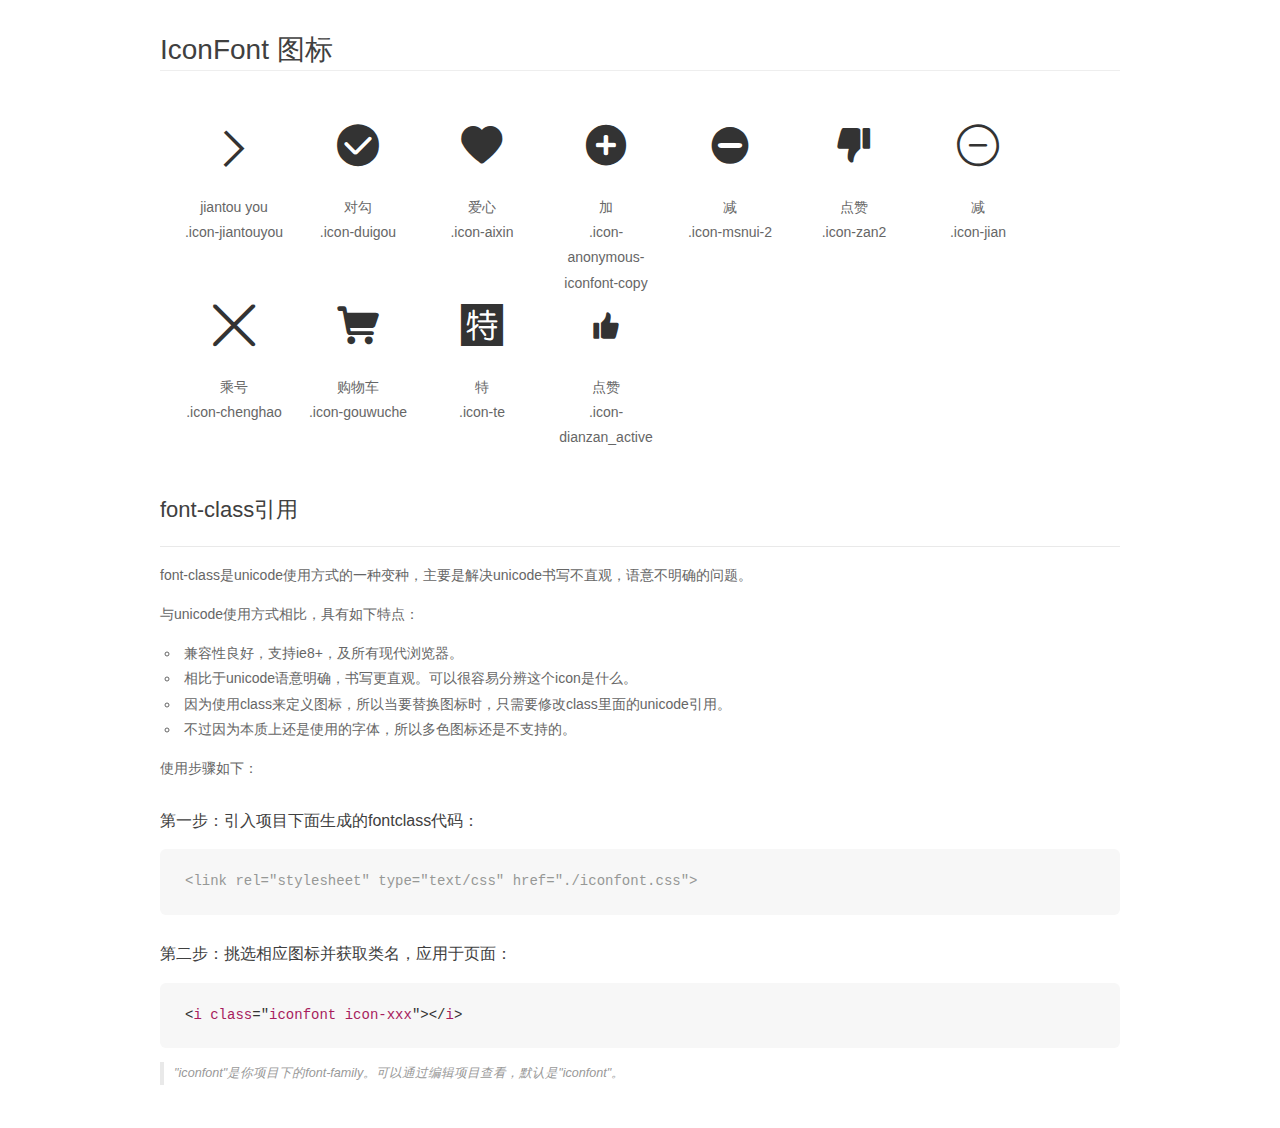
<file: static/css/icons/demo_fontclass.html>
<!DOCTYPE html>
<html>
<head>
    <meta charset="utf-8"/>
    <title>IconFont</title>
    <link rel="stylesheet" href="demo.css">
    <link rel="stylesheet" href="iconfont.css">
</head>
<body>
    <div class="main markdown">
        <h1>IconFont 图标</h1>
        <ul class="icon_lists clear">
            
                <li>
                <i class="icon iconfont icon-jiantouyou"></i>
                    <div class="name">jiantou  you</div>
                    <div class="fontclass">.icon-jiantouyou</div>
                </li>
            
                <li>
                <i class="icon iconfont icon-duigou"></i>
                    <div class="name">对勾</div>
                    <div class="fontclass">.icon-duigou</div>
                </li>
            
                <li>
                <i class="icon iconfont icon-aixin"></i>
                    <div class="name">爱心</div>
                    <div class="fontclass">.icon-aixin</div>
                </li>
            
                <li>
                <i class="icon iconfont icon-anonymous-iconfont-copy"></i>
                    <div class="name"> 加</div>
                    <div class="fontclass">.icon-anonymous-iconfont-copy</div>
                </li>
            
                <li>
                <i class="icon iconfont icon-msnui-2"></i>
                    <div class="name">减</div>
                    <div class="fontclass">.icon-msnui-2</div>
                </li>
            
                <li>
                <i class="icon iconfont icon-zan2"></i>
                    <div class="name">点赞</div>
                    <div class="fontclass">.icon-zan2</div>
                </li>
            
                <li>
                <i class="icon iconfont icon-jian"></i>
                    <div class="name">减</div>
                    <div class="fontclass">.icon-jian</div>
                </li>
            
                <li>
                <i class="icon iconfont icon-chenghao"></i>
                    <div class="name">乘号</div>
                    <div class="fontclass">.icon-chenghao</div>
                </li>
            
                <li>
                <i class="icon iconfont icon-gouwuche"></i>
                    <div class="name">购物车</div>
                    <div class="fontclass">.icon-gouwuche</div>
                </li>
            
                <li>
                <i class="icon iconfont icon-te"></i>
                    <div class="name">特</div>
                    <div class="fontclass">.icon-te</div>
                </li>
            
                <li>
                <i class="icon iconfont icon-dianzan_active"></i>
                    <div class="name">点赞</div>
                    <div class="fontclass">.icon-dianzan_active</div>
                </li>
            
        </ul>

        <h2 id="font-class-">font-class引用</h2>
        <hr>

        <p>font-class是unicode使用方式的一种变种，主要是解决unicode书写不直观，语意不明确的问题。</p>
        <p>与unicode使用方式相比，具有如下特点：</p>
        <ul>
        <li>兼容性良好，支持ie8+，及所有现代浏览器。</li>
        <li>相比于unicode语意明确，书写更直观。可以很容易分辨这个icon是什么。</li>
        <li>因为使用class来定义图标，所以当要替换图标时，只需要修改class里面的unicode引用。</li>
        <li>不过因为本质上还是使用的字体，所以多色图标还是不支持的。</li>
        </ul>
        <p>使用步骤如下：</p>
        <h3 id="-fontclass-">第一步：引入项目下面生成的fontclass代码：</h3>


        <pre><code class="lang-js hljs javascript"><span class="hljs-comment">&lt;link rel="stylesheet" type="text/css" href="./iconfont.css"&gt;</span></code></pre>
        <h3 id="-">第二步：挑选相应图标并获取类名，应用于页面：</h3>
        <pre><code class="lang-css hljs">&lt;<span class="hljs-selector-tag">i</span> <span class="hljs-selector-tag">class</span>="<span class="hljs-selector-tag">iconfont</span> <span class="hljs-selector-tag">icon-xxx</span>"&gt;&lt;/<span class="hljs-selector-tag">i</span>&gt;</code></pre>
        <blockquote>
        <p>"iconfont"是你项目下的font-family。可以通过编辑项目查看，默认是"iconfont"。</p>
        </blockquote>
    </div>
</body>
</html>
</file>
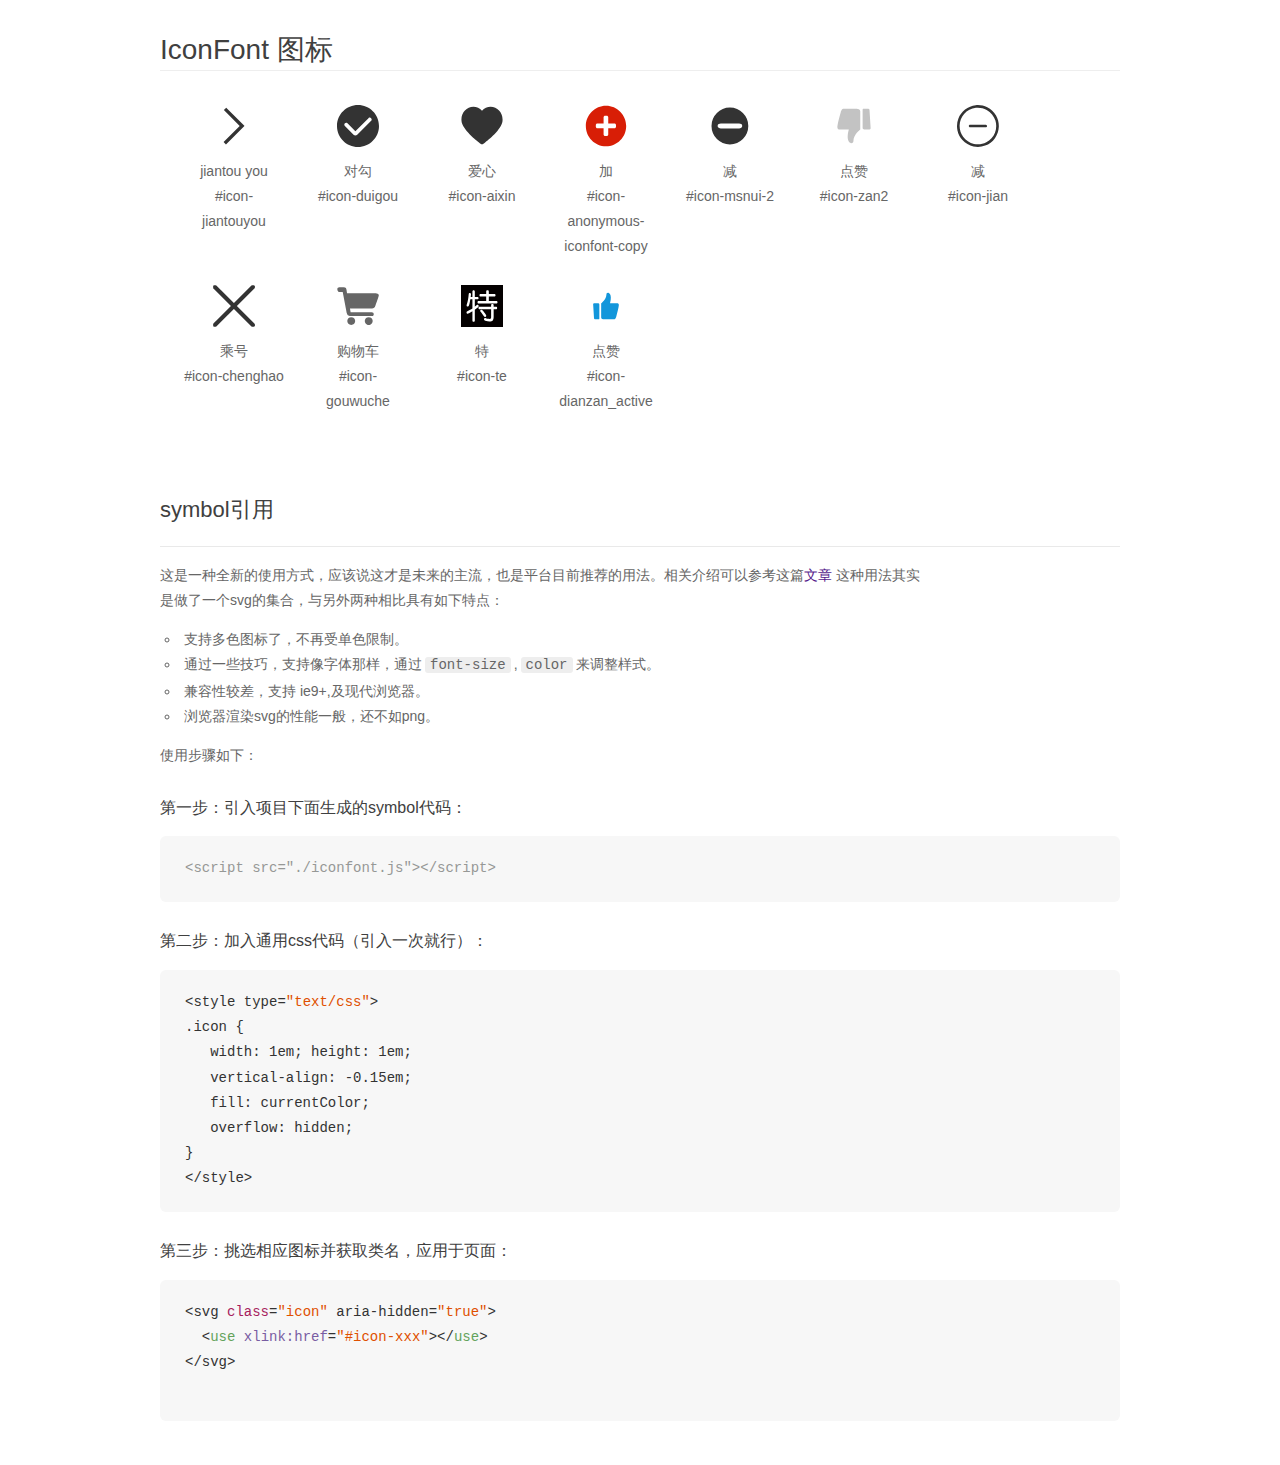
<file: static/css/icons/demo_symbol.html>
<!DOCTYPE html>
<html>
<head>
    <meta charset="utf-8"/>
    <title>IconFont</title>
    <link rel="stylesheet" href="demo.css">
    <script src="iconfont.js"></script>

    <style type="text/css">
        .icon {
          /* 通过设置 font-size 来改变图标大小 */
          width: 1em; height: 1em;
          /* 图标和文字相邻时，垂直对齐 */
          vertical-align: -0.15em;
          /* 通过设置 color 来改变 SVG 的颜色/fill */
          fill: currentColor;
          /* path 和 stroke 溢出 viewBox 部分在 IE 下会显示
             normalize.css 中也包含这行 */
          overflow: hidden;
        }

    </style>
</head>
<body>
    <div class="main markdown">
        <h1>IconFont 图标</h1>
        <ul class="icon_lists clear">
            
                <li>
                    <svg class="icon" aria-hidden="true">
                        <use xlink:href="#icon-jiantouyou"></use>
                    </svg>
                    <div class="name">jiantou  you</div>
                    <div class="fontclass">#icon-jiantouyou</div>
                </li>
            
                <li>
                    <svg class="icon" aria-hidden="true">
                        <use xlink:href="#icon-duigou"></use>
                    </svg>
                    <div class="name">对勾</div>
                    <div class="fontclass">#icon-duigou</div>
                </li>
            
                <li>
                    <svg class="icon" aria-hidden="true">
                        <use xlink:href="#icon-aixin"></use>
                    </svg>
                    <div class="name">爱心</div>
                    <div class="fontclass">#icon-aixin</div>
                </li>
            
                <li>
                    <svg class="icon" aria-hidden="true">
                        <use xlink:href="#icon-anonymous-iconfont-copy"></use>
                    </svg>
                    <div class="name"> 加</div>
                    <div class="fontclass">#icon-anonymous-iconfont-copy</div>
                </li>
            
                <li>
                    <svg class="icon" aria-hidden="true">
                        <use xlink:href="#icon-msnui-2"></use>
                    </svg>
                    <div class="name">减</div>
                    <div class="fontclass">#icon-msnui-2</div>
                </li>
            
                <li>
                    <svg class="icon" aria-hidden="true">
                        <use xlink:href="#icon-zan2"></use>
                    </svg>
                    <div class="name">点赞</div>
                    <div class="fontclass">#icon-zan2</div>
                </li>
            
                <li>
                    <svg class="icon" aria-hidden="true">
                        <use xlink:href="#icon-jian"></use>
                    </svg>
                    <div class="name">减</div>
                    <div class="fontclass">#icon-jian</div>
                </li>
            
                <li>
                    <svg class="icon" aria-hidden="true">
                        <use xlink:href="#icon-chenghao"></use>
                    </svg>
                    <div class="name">乘号</div>
                    <div class="fontclass">#icon-chenghao</div>
                </li>
            
                <li>
                    <svg class="icon" aria-hidden="true">
                        <use xlink:href="#icon-gouwuche"></use>
                    </svg>
                    <div class="name">购物车</div>
                    <div class="fontclass">#icon-gouwuche</div>
                </li>
            
                <li>
                    <svg class="icon" aria-hidden="true">
                        <use xlink:href="#icon-te"></use>
                    </svg>
                    <div class="name">特</div>
                    <div class="fontclass">#icon-te</div>
                </li>
            
                <li>
                    <svg class="icon" aria-hidden="true">
                        <use xlink:href="#icon-dianzan_active"></use>
                    </svg>
                    <div class="name">点赞</div>
                    <div class="fontclass">#icon-dianzan_active</div>
                </li>
            
        </ul>


        <h2 id="symbol-">symbol引用</h2>
        <hr>

        <p>这是一种全新的使用方式，应该说这才是未来的主流，也是平台目前推荐的用法。相关介绍可以参考这篇<a href="">文章</a>
        这种用法其实是做了一个svg的集合，与另外两种相比具有如下特点：</p>
        <ul>
          <li>支持多色图标了，不再受单色限制。</li>
          <li>通过一些技巧，支持像字体那样，通过<code>font-size</code>,<code>color</code>来调整样式。</li>
          <li>兼容性较差，支持 ie9+,及现代浏览器。</li>
          <li>浏览器渲染svg的性能一般，还不如png。</li>
        </ul>
        <p>使用步骤如下：</p>
        <h3 id="-symbol-">第一步：引入项目下面生成的symbol代码：</h3>
        <pre><code class="lang-js hljs javascript"><span class="hljs-comment">&lt;script src="./iconfont.js"&gt;&lt;/script&gt;</span></code></pre>
        <h3 id="-css-">第二步：加入通用css代码（引入一次就行）：</h3>
        <pre><code class="lang-js hljs javascript">&lt;style type=<span class="hljs-string">"text/css"</span>&gt;
.icon {
   width: <span class="hljs-number">1</span>em; height: <span class="hljs-number">1</span>em;
   vertical-align: <span class="hljs-number">-0.15</span>em;
   fill: currentColor;
   overflow: hidden;
}
&lt;<span class="hljs-regexp">/style&gt;</span></code></pre>
        <h3 id="-">第三步：挑选相应图标并获取类名，应用于页面：</h3>
        <pre><code class="lang-js hljs javascript">&lt;svg <span class="hljs-class"><span class="hljs-keyword">class</span></span>=<span class="hljs-string">"icon"</span> aria-hidden=<span class="hljs-string">"true"</span>&gt;<span class="xml"><span class="hljs-tag">
  &lt;<span class="hljs-name">use</span> <span class="hljs-attr">xlink:href</span>=<span class="hljs-string">"#icon-xxx"</span>&gt;</span><span class="hljs-tag">&lt;/<span class="hljs-name">use</span>&gt;</span>
</span>&lt;<span class="hljs-regexp">/svg&gt;
        </span></code></pre>
    </div>
</body>
</html>
</file>
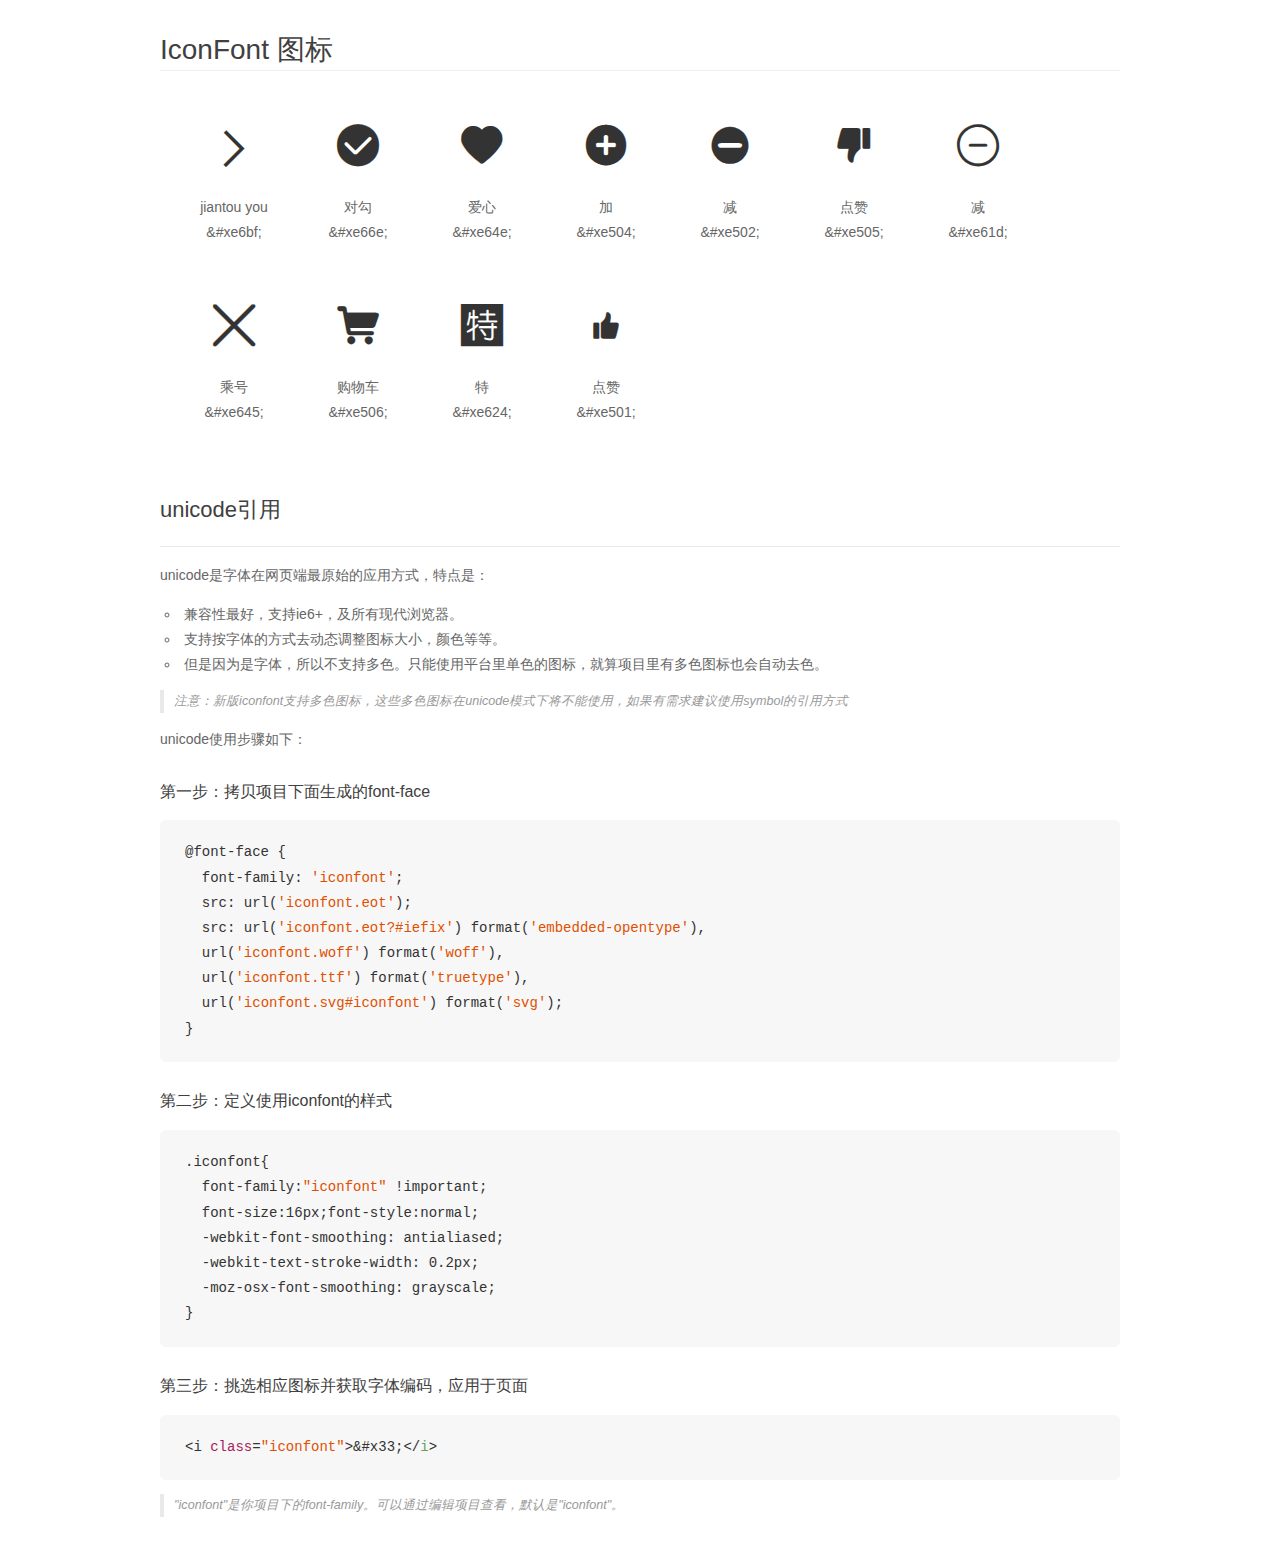
<file: static/css/icons/demo_unicode.html>
<!DOCTYPE html>
<html>
<head>
    <meta charset="utf-8"/>
    <title>IconFont</title>
    <link rel="stylesheet" href="demo.css">

    <style type="text/css">

        @font-face {font-family: "iconfont";
          src: url('iconfont.eot'); /* IE9*/
          src: url('iconfont.eot#iefix') format('embedded-opentype'), /* IE6-IE8 */
          url('iconfont.woff') format('woff'), /* chrome, firefox */
          url('iconfont.ttf') format('truetype'), /* chrome, firefox, opera, Safari, Android, iOS 4.2+*/
          url('iconfont.svg#iconfont') format('svg'); /* iOS 4.1- */
        }

        .iconfont {
          font-family:"iconfont" !important;
          font-size:16px;
          font-style:normal;
          -webkit-font-smoothing: antialiased;
          -webkit-text-stroke-width: 0.2px;
          -moz-osx-font-smoothing: grayscale;
        }

    </style>
</head>
<body>
    <div class="main markdown">
        <h1>IconFont 图标</h1>
        <ul class="icon_lists clear">
            
                <li>
                <i class="icon iconfont">&#xe6bf;</i>
                    <div class="name">jiantou  you</div>
                    <div class="code">&amp;#xe6bf;</div>
                </li>
            
                <li>
                <i class="icon iconfont">&#xe66e;</i>
                    <div class="name">对勾</div>
                    <div class="code">&amp;#xe66e;</div>
                </li>
            
                <li>
                <i class="icon iconfont">&#xe64e;</i>
                    <div class="name">爱心</div>
                    <div class="code">&amp;#xe64e;</div>
                </li>
            
                <li>
                <i class="icon iconfont">&#xe504;</i>
                    <div class="name"> 加</div>
                    <div class="code">&amp;#xe504;</div>
                </li>
            
                <li>
                <i class="icon iconfont">&#xe502;</i>
                    <div class="name">减</div>
                    <div class="code">&amp;#xe502;</div>
                </li>
            
                <li>
                <i class="icon iconfont">&#xe505;</i>
                    <div class="name">点赞</div>
                    <div class="code">&amp;#xe505;</div>
                </li>
            
                <li>
                <i class="icon iconfont">&#xe61d;</i>
                    <div class="name">减</div>
                    <div class="code">&amp;#xe61d;</div>
                </li>
            
                <li>
                <i class="icon iconfont">&#xe645;</i>
                    <div class="name">乘号</div>
                    <div class="code">&amp;#xe645;</div>
                </li>
            
                <li>
                <i class="icon iconfont">&#xe506;</i>
                    <div class="name">购物车</div>
                    <div class="code">&amp;#xe506;</div>
                </li>
            
                <li>
                <i class="icon iconfont">&#xe624;</i>
                    <div class="name">特</div>
                    <div class="code">&amp;#xe624;</div>
                </li>
            
                <li>
                <i class="icon iconfont">&#xe501;</i>
                    <div class="name">点赞</div>
                    <div class="code">&amp;#xe501;</div>
                </li>
            
        </ul>
        <h2 id="unicode-">unicode引用</h2>
        <hr>

        <p>unicode是字体在网页端最原始的应用方式，特点是：</p>
        <ul>
        <li>兼容性最好，支持ie6+，及所有现代浏览器。</li>
        <li>支持按字体的方式去动态调整图标大小，颜色等等。</li>
        <li>但是因为是字体，所以不支持多色。只能使用平台里单色的图标，就算项目里有多色图标也会自动去色。</li>
        </ul>
        <blockquote>
        <p>注意：新版iconfont支持多色图标，这些多色图标在unicode模式下将不能使用，如果有需求建议使用symbol的引用方式</p>
        </blockquote>
        <p>unicode使用步骤如下：</p>
        <h3 id="-font-face">第一步：拷贝项目下面生成的font-face</h3>
        <pre><code class="lang-js hljs javascript">@font-face {
  font-family: <span class="hljs-string">'iconfont'</span>;
  src: url(<span class="hljs-string">'iconfont.eot'</span>);
  src: url(<span class="hljs-string">'iconfont.eot?#iefix'</span>) format(<span class="hljs-string">'embedded-opentype'</span>),
  url(<span class="hljs-string">'iconfont.woff'</span>) format(<span class="hljs-string">'woff'</span>),
  url(<span class="hljs-string">'iconfont.ttf'</span>) format(<span class="hljs-string">'truetype'</span>),
  url(<span class="hljs-string">'iconfont.svg#iconfont'</span>) format(<span class="hljs-string">'svg'</span>);
}
</code></pre>
        <h3 id="-iconfont-">第二步：定义使用iconfont的样式</h3>
        <pre><code class="lang-js hljs javascript">.iconfont{
  font-family:<span class="hljs-string">"iconfont"</span> !important;
  font-size:<span class="hljs-number">16</span>px;font-style:normal;
  -webkit-font-smoothing: antialiased;
  -webkit-text-stroke-width: <span class="hljs-number">0.2</span>px;
  -moz-osx-font-smoothing: grayscale;
}
</code></pre>
        <h3 id="-">第三步：挑选相应图标并获取字体编码，应用于页面</h3>
        <pre><code class="lang-js hljs javascript">&lt;i <span class="hljs-class"><span class="hljs-keyword">class</span></span>=<span class="hljs-string">"iconfont"</span>&gt;&amp;#x33;<span class="xml"><span class="hljs-tag">&lt;/<span class="hljs-name">i</span>&gt;</span></span></code></pre>

        <blockquote>
        <p>"iconfont"是你项目下的font-family。可以通过编辑项目查看，默认是"iconfont"。</p>
        </blockquote>
    </div>


</body>
</html>
</file>
<file: static/css/icons/iconfont.css>
@font-face {font-family: "iconfont";
  src: url('iconfont.eot?t=1509931097910'); /* IE9*/
  src: url('iconfont.eot?t=1509931097910#iefix') format('embedded-opentype'), /* IE6-IE8 */
  url('[data-uri]') format('woff'),
  url('iconfont.ttf?t=1509931097910') format('truetype'), /* chrome, firefox, opera, Safari, Android, iOS 4.2+*/
  url('iconfont.svg?t=1509931097910#iconfont') format('svg'); /* iOS 4.1- */
}

.iconfont {
  font-family:"iconfont" !important;
  font-size:16px;
  font-style:normal;
  -webkit-font-smoothing: antialiased;
  -moz-osx-font-smoothing: grayscale;
}

.icon-jiantouyou:before { content: "\e6bf"; }

.icon-duigou:before { content: "\e66e"; }

.icon-aixin:before { content: "\e64e"; }

.icon-anonymous-iconfont-copy:before { content: "\e504"; }

.icon-msnui-2:before { content: "\e502"; }

.icon-zan2:before { content: "\e505"; }

.icon-jian:before { content: "\e61d"; }

.icon-chenghao:before { content: "\e645"; }

.icon-gouwuche:before { content: "\e506"; }

.icon-te:before { content: "\e624"; }

.icon-dianzan_active:before { content: "\e501"; }
</file>
<file: static/css/icons/demo.css>
*{margin: 0;padding: 0;list-style: none;}
/*
KISSY CSS Reset
理念：1. reset 的目的不是清除浏览器的默认样式，这仅是部分工作。清除和重置是紧密不可分的。
2. reset 的目的不是让默认样式在所有浏览器下一致，而是减少默认样式有可能带来的问题。
3. reset 期望提供一套普适通用的基础样式。但没有银弹，推荐根据具体需求，裁剪和修改后再使用。
特色：1. 适应中文；2. 基于最新主流浏览器。
维护：玉伯<lifesinger@gmail.com>, 正淳<ragecarrier@gmail.com>
 */

/** 清除内外边距 **/
body, h1, h2, h3, h4, h5, h6, hr, p, blockquote, /* structural elements 结构元素 */
dl, dt, dd, ul, ol, li, /* list elements 列表元素 */
pre, /* text formatting elements 文本格式元素 */
form, fieldset, legend, button, input, textarea, /* form elements 表单元素 */
th, td /* table elements 表格元素 */ {
  margin: 0;
  padding: 0;
}

/** 设置默认字体 **/
body,
button, input, select, textarea /* for ie */ {
  font: 12px/1.5 tahoma, arial, \5b8b\4f53, sans-serif;
}
h1, h2, h3, h4, h5, h6 { font-size: 100%; }
address, cite, dfn, em, var { font-style: normal; } /* 将斜体扶正 */
code, kbd, pre, samp { font-family: courier new, courier, monospace; } /* 统一等宽字体 */
small { font-size: 12px; } /* 小于 12px 的中文很难阅读，让 small 正常化 */

/** 重置列表元素 **/
ul, ol { list-style: none; }

/** 重置文本格式元素 **/
a { text-decoration: none; }
a:hover { text-decoration: underline; }


/** 重置表单元素 **/
legend { color: #000; } /* for ie6 */
fieldset, img { border: 0; } /* img 搭车：让链接里的 img 无边框 */
button, input, select, textarea { font-size: 100%; } /* 使得表单元素在 ie 下能继承字体大小 */
/* 注：optgroup 无法扶正 */

/** 重置表格元素 **/
table { border-collapse: collapse; border-spacing: 0; }

/* 清除浮动 */
.ks-clear:after, .clear:after {
  content: '\20';
  display: block;
  height: 0;
  clear: both;
}
.ks-clear, .clear {
  *zoom: 1;
}

.main {
  padding: 30px 100px;
width: 960px;
margin: 0 auto;
}
.main h1{font-size:36px; color:#333; text-align:left;margin-bottom:30px; border-bottom: 1px solid #eee;}

.helps{margin-top:40px;}
.helps pre{
  padding:20px;
  margin:10px 0;
  border:solid 1px #e7e1cd;
  background-color: #fffdef;
  overflow: auto;
}

.icon_lists{
  width: 100% !important;

}

.icon_lists li{
  float:left;
  width: 100px;
  height:180px;
  text-align: center;
  list-style: none !important;
}
.icon_lists .icon{
  font-size: 42px;
  line-height: 100px;
  margin: 10px 0;
  color:#333;
  -webkit-transition: font-size 0.25s ease-out 0s;
  -moz-transition: font-size 0.25s ease-out 0s;
  transition: font-size 0.25s ease-out 0s;

}
.icon_lists .icon:hover{
  font-size: 100px;
}



.markdown {
  color: #666;
  font-size: 14px;
  line-height: 1.8;
}

.highlight {
  line-height: 1.5;
}

.markdown img {
  vertical-align: middle;
  max-width: 100%;
}

.markdown h1 {
  color: #404040;
  font-weight: 500;
  line-height: 40px;
  margin-bottom: 24px;
}

.markdown h2,
.markdown h3,
.markdown h4,
.markdown h5,
.markdown h6 {
  color: #404040;
  margin: 1.6em 0 0.6em 0;
  font-weight: 500;
  clear: both;
}

.markdown h1 {
  font-size: 28px;
}

.markdown h2 {
  font-size: 22px;
}

.markdown h3 {
  font-size: 16px;
}

.markdown h4 {
  font-size: 14px;
}

.markdown h5 {
  font-size: 12px;
}

.markdown h6 {
  font-size: 12px;
}

.markdown hr {
  height: 1px;
  border: 0;
  background: #e9e9e9;
  margin: 16px 0;
  clear: both;
}

.markdown p,
.markdown pre {
  margin: 1em 0;
}

.markdown > p,
.markdown > blockquote,
.markdown > .highlight,
.markdown > ol,
.markdown > ul {
  width: 80%;
}

.markdown ul > li {
  list-style: circle;
}

.markdown > ul li,
.markdown blockquote ul > li {
  margin-left: 20px;
  padding-left: 4px;
}

.markdown > ul li p,
.markdown > ol li p {
  margin: 0.6em 0;
}

.markdown ol > li {
  list-style: decimal;
}

.markdown > ol li,
.markdown blockquote ol > li {
  margin-left: 20px;
  padding-left: 4px;
}

.markdown code {
  margin: 0 3px;
  padding: 0 5px;
  background: #eee;
  border-radius: 3px;
}

.markdown pre {
  border-radius: 6px;
  background: #f7f7f7;
  padding: 20px;
}

.markdown pre code {
  border: none;
  background: #f7f7f7;
  margin: 0;
}

.markdown strong,
.markdown b {
  font-weight: 600;
}

.markdown > table {
  border-collapse: collapse;
  border-spacing: 0px;
  empty-cells: show;
  border: 1px solid #e9e9e9;
  width: 95%;
  margin-bottom: 24px;
}

.markdown > table th {
  white-space: nowrap;
  color: #333;
  font-weight: 600;

}

.markdown > table th,
.markdown > table td {
  border: 1px solid #e9e9e9;
  padding: 8px 16px;
  text-align: left;
}

.markdown > table th {
  background: #F7F7F7;
}

.markdown blockquote {
  font-size: 90%;
  color: #999;
  border-left: 4px solid #e9e9e9;
  padding-left: 0.8em;
  margin: 1em 0;
  font-style: italic;
}

.markdown blockquote p {
  margin: 0;
}

.markdown .anchor {
  opacity: 0;
  transition: opacity 0.3s ease;
  margin-left: 8px;
}

.markdown .waiting {
  color: #ccc;
}

.markdown h1:hover .anchor,
.markdown h2:hover .anchor,
.markdown h3:hover .anchor,
.markdown h4:hover .anchor,
.markdown h5:hover .anchor,
.markdown h6:hover .anchor {
  opacity: 1;
  display: inline-block;
}

.markdown > br,
.markdown > p > br {
  clear: both;
}


.hljs {
  display: block;
  background: white;
  padding: 0.5em;
  color: #333333;
  overflow-x: auto;
}

.hljs-comment,
.hljs-meta {
  color: #969896;
}

.hljs-string,
.hljs-variable,
.hljs-template-variable,
.hljs-strong,
.hljs-emphasis,
.hljs-quote {
  color: #df5000;
}

.hljs-keyword,
.hljs-selector-tag,
.hljs-type {
  color: #a71d5d;
}

.hljs-literal,
.hljs-symbol,
.hljs-bullet,
.hljs-attribute {
  color: #0086b3;
}

.hljs-section,
.hljs-name {
  color: #63a35c;
}

.hljs-tag {
  color: #333333;
}

.hljs-title,
.hljs-attr,
.hljs-selector-id,
.hljs-selector-class,
.hljs-selector-attr,
.hljs-selector-pseudo {
  color: #795da3;
}

.hljs-addition {
  color: #55a532;
  background-color: #eaffea;
}

.hljs-deletion {
  color: #bd2c00;
  background-color: #ffecec;
}

.hljs-link {
  text-decoration: underline;
}

pre{
  background: #fff;
}
</file>
